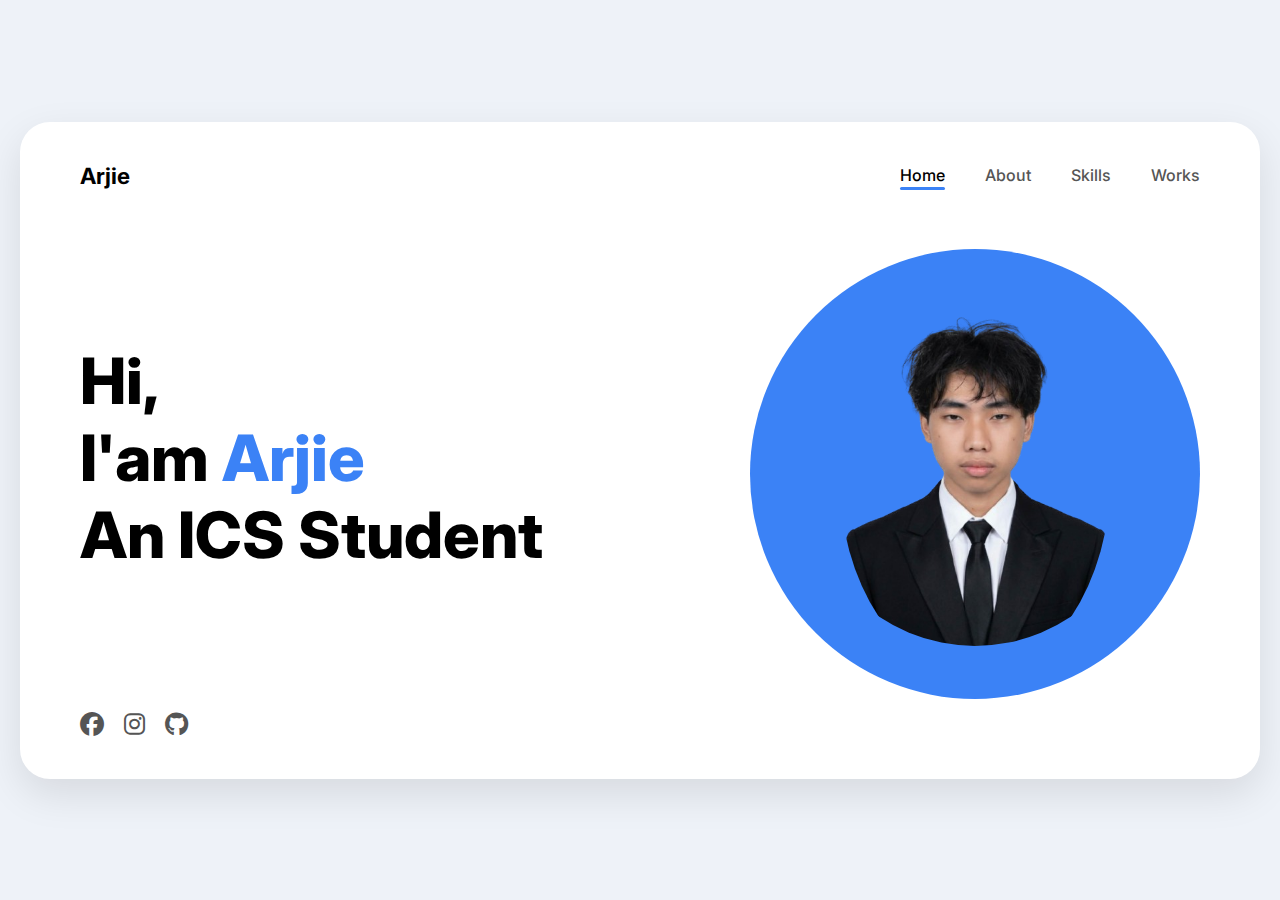
<file: index.html>
<!DOCTYPE html>
<html lang="en">
<head>
    <meta charset="UTF-8">
    <meta name="viewport" content="width=device-width, initial-scale=1.0">
    <title>Arjie  Portfolio</title>
    
    <link href="https://fonts.googleapis.com/css2?family=Inter:wght@400;500;600;700;800&display=swap" rel="stylesheet">
    
    <link rel="stylesheet" href="https://cdnjs.cloudflare.com/ajax/libs/font-awesome/6.4.2/css/all.min.css">
    
    <link rel="stylesheet" href="index.css">
</head>
<body>

    <div class="portfolio-card">
        <nav>
            <div class="logo">Arjie</div>
            <ul class="nav-links">
                <li><a href="index.html" class="active">Home</a></li>

                <li><a href="about.html">About</a></li>

                <li><a href="skills.html">Skills</a></li>

                <li><a href="works.html">Works</a></li>
            </ul>
        </nav>

        <section id="home" class="hero-section">
            <div class="hero-content">
                <h1>Hi,<br>I'am <span>Arjie</span><br>An ICS Student</h1>
                

                <div class="social-icons">
                    <a href="https://www.facebook.com/Arj.escaped/"><i class="fab fa-facebook"></i></a>
                    <a href="https://www.instagram.com/rjxcsxs/"><i class="fab fa-instagram"></i></a>
                    <a href="https://github.com/Mrgumball2004"><i class="fab fa-github"></i></a>
                </div>
            </div>

            <div class="hero-image-container">
                <div class="blob-shape"></div>
                <img src="Profile.png" alt="Arjie" class="profile-img">
            </div>
        </section>
    </div>

        </body>
</html>
</file>
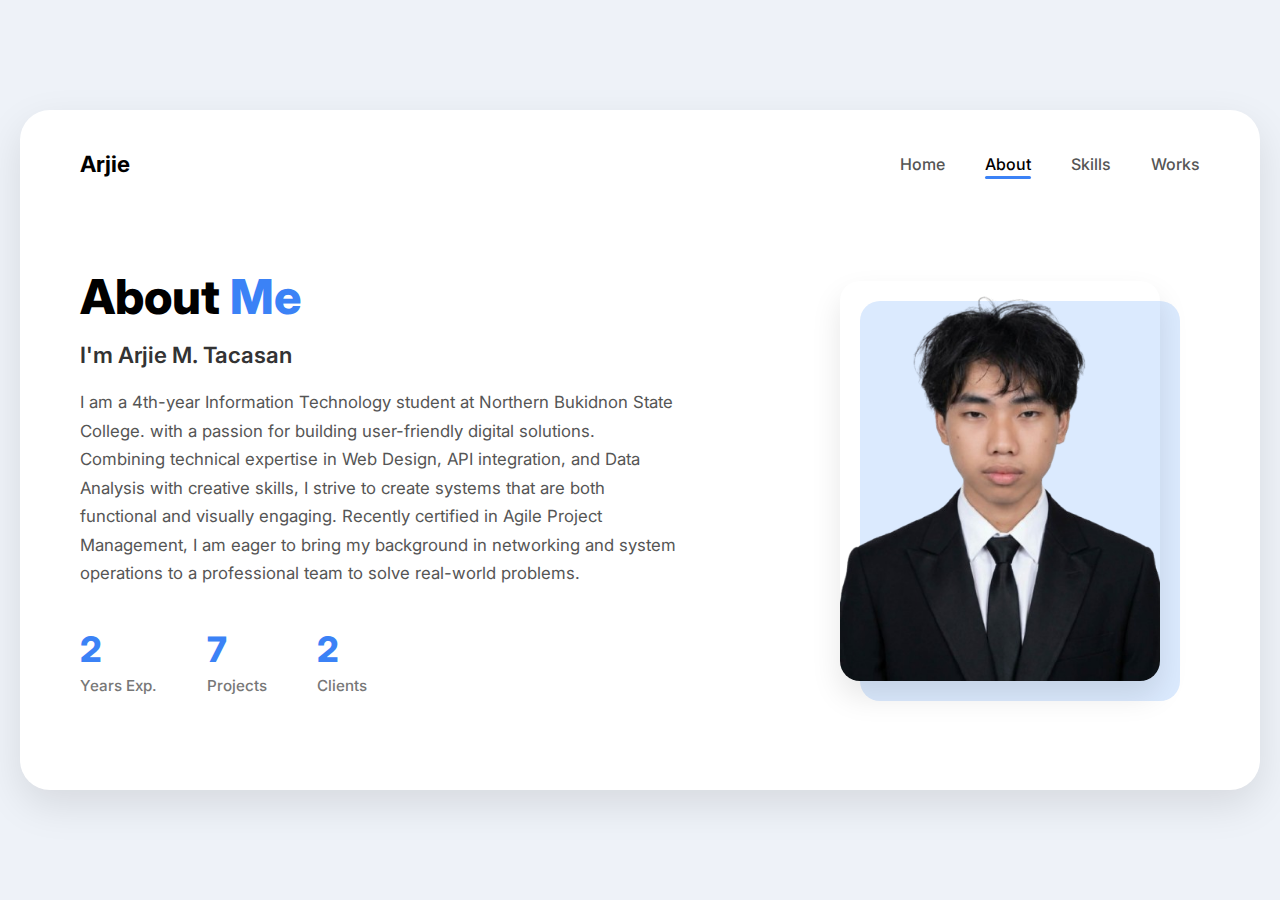
<file: about.html>
<!DOCTYPE html>
<html lang="en">
<head>
    <meta charset="UTF-8">
    <meta name="viewport" content="width=device-width, initial-scale=1.0">
    <title>About Me - Arjie</title>
    <link rel="stylesheet" href="global.css">
    <link rel="stylesheet" href="about.css">
    <link rel="stylesheet" href="https://cdnjs.cloudflare.com/ajax/libs/font-awesome/6.4.2/css/all.min.css">
    <script src="script.js" defer></script>
</head>
<body>
    <div class="portfolio-card">
        <nav>
            <div class="logo">Arjie</div>
            <ul class="nav-links">
                <li><a href="index.html">Home</a></li>
                <li><a href="about.html" class="active">About</a></li>
                <li><a href="skills.html">Skills</a></li>
                <li><a href="works.html">Works</a></li>
            </ul>
        </nav>

        <section class="about-section">
            <div class="about-text">
                <h2 class="page-title">About <span>Me</span></h2>
                <h3 class="subtitle">I'm Arjie M. Tacasan</h3>
                <p class="description">
                   I am a 4th-year Information Technology student at Northern Bukidnon State College. 
                    with a passion for building user-friendly digital solutions. Combining technical 
                    expertise in Web Design, API integration, and Data Analysis with creative skills, I strive to create systems that are both functional and visually engaging.
                    Recently certified in Agile Project Management, I am eager to bring my
                    background in networking and system operations to a professional team to solve real-world problems.
                </p>
                
                <div class="stats-container">
                    <div class="stat-box">
                        <h3>2</h3>
                        <span>Years Exp.</span>
                    </div>
                    <div class="stat-box">
                        <h3>7</h3>
                        <span>Projects</span>
                    </div>
                    <div class="stat-box">
                        <h3>2</h3>
                        <span>Clients</span>
                    </div>
                </div>
            </div>

            <div class="about-visual">
                <div class="image-wrapper">
                    <div class="blue-accent-bg"></div>
                    <img src="Profile.png" alt="Marlon" class="about-img">
                </div>
            </div>
        </section>
    </div>
</body>
</html>
</file>
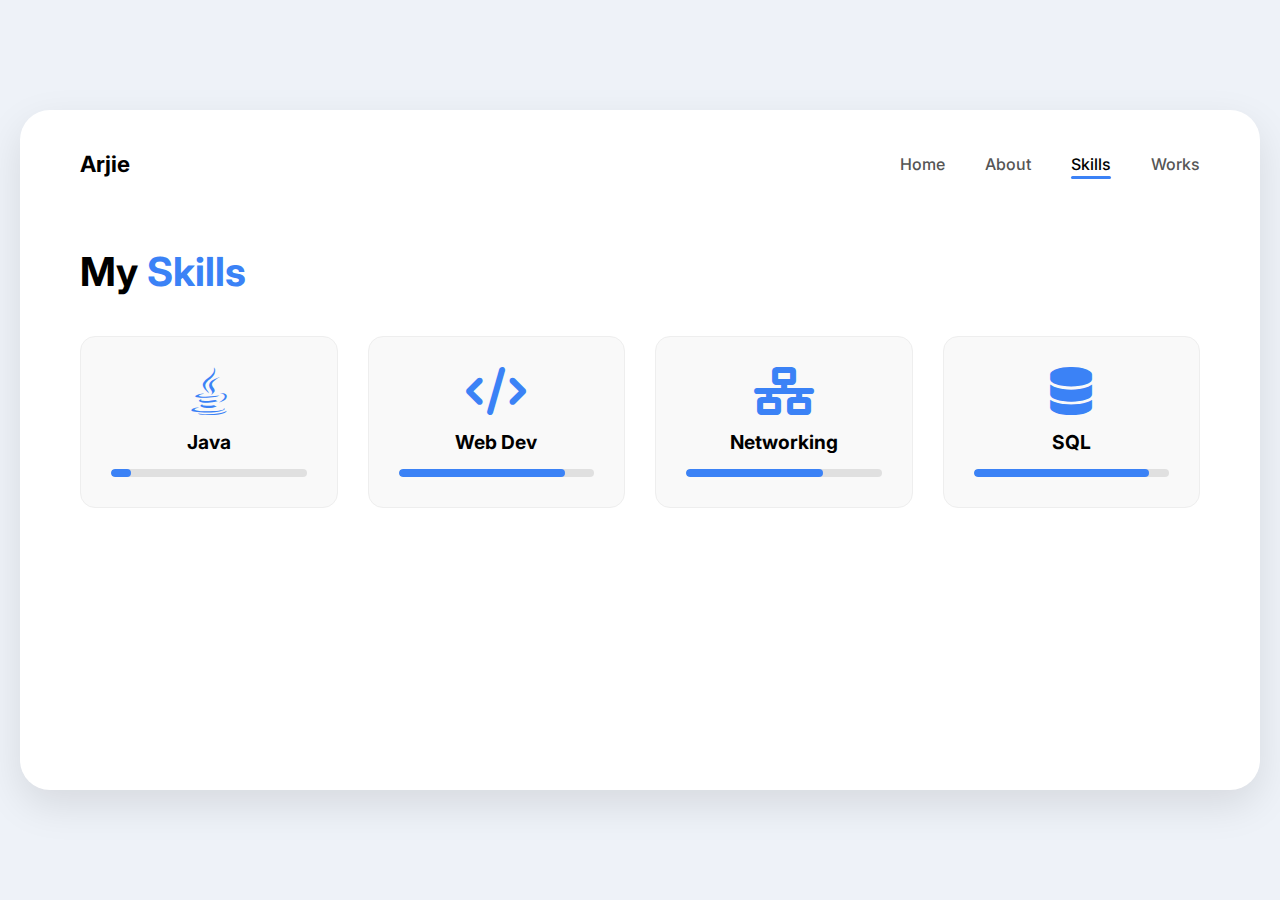
<file: skills.html>
<!DOCTYPE html>
<html lang="en">
<head>
    <meta charset="UTF-8">
    <title>Skills - Arjie</title>
    <link rel="stylesheet" href="global.css">
    <link rel="stylesheet" href="skills.css">
    <link rel="stylesheet" href="https://cdnjs.cloudflare.com/ajax/libs/font-awesome/6.4.2/css/all.min.css">
</head>
<body>
    <div class="portfolio-card">
        <nav>
            <div class="logo">Arjie</div>
            <ul class="nav-links">
                <li><a href="index.html">Home</a></li>
                <li><a href="about.html">About</a></li>
                <li><a href="skills.html" class="active">Skills</a></li>
                <li><a href="works.html">Works</a></li>
            </ul>
        </nav>

        <section class="skills-section">
            <h2 class="page-title">My <span>Skills</span></h2>
            
            <div class="skills-grid">
                <div class="skill-card">
                    <i class="fab fa-java"></i>
                    <h3>Java</h3>
                    <div class="progress-bar"><div class="fill" style="width: 10%"></div></div>
                </div>
                <div class="skill-card">
                    <i class="fas fa-code"></i>
                    <h3>Web Dev</h3>
                    <div class="progress-bar"><div class="fill" style="width: 85%"></div></div>
                </div>
                <div class="skill-card">
                    <i class="fas fa-network-wired"></i>
                    <h3>Networking</h3>
                    <div class="progress-bar"><div class="fill" style="width: 70%"></div></div>
                </div>
                <div class="skill-card">
                    <i class="fas fa-database"></i>
                    <h3>SQL</h3>
                    <div class="progress-bar"><div class="fill" style="width: 90%"></div></div>
                </div>
            </div>
        </section>
    </div>
</body>
</html>
</file>
<file: index.css>
body, h1, h2, p, a, ul, li {
    margin: 0;
    padding: 0;
    box-sizing: border-box;
    font-family: 'Inter', sans-serif;
    text-decoration: none;
}


body {
    background-color: #eef2f8;
    display: flex;
    justify-content: center;
    align-items: center;
    min-height: 100vh;
    padding: 20px;
}


.portfolio-card {
    background-color: #ffffff;
    width: 100%;
    max-width: 1200px;
    border-radius: 30px;
    box-shadow: 0 15px 40px rgba(0, 0, 0, 0.1);
    overflow: hidden;
    padding: 40px 60px;
    position: relative;
}


nav {
    display: flex;
    justify-content: space-between;
    align-items: center;
    margin-bottom: 60px;
}

.logo {
    font-size: 1.4rem;
    font-weight: 700;
    color: #000;
}

.nav-links {
    list-style: none;
    display: flex;
    gap: 40px;
}

.nav-links li a {
    font-size: 1rem;
    font-weight: 500;
    color: #555;
    transition: color 0.3s;
    position: relative;
}

.nav-links li a.active {
    color: #000;
}

.nav-links li a.active::after {
    content: '';
    position: absolute;
    bottom: -5px;
    left: 0;
    width: 100%;
    height: 3px;
    background-color: #3b82f6;
    border-radius: 2px;
}


.hero-section {
    display: flex;
    align-items: center;
    justify-content: space-between;
    padding-bottom: 40px;
}

.hero-content {
    max-width: 50%;
}

.hero-content h1 {
    font-size: 4rem;
    line-height: 1.2;
    color: #000;
    font-weight: 800;
    margin-bottom: 30px;
}

.hero-content h1 span {
    color: #3b82f6;
}

.btn-contact {
    display: inline-block;
    padding: 12px 30px;
    background-color: #3b82f6;
    color: #fff;
    font-weight: 600;
    border-radius: 8px;
    transition: background-color 0.3s;
    font-size: 1rem;
}

.btn-contact:hover {
    background-color: #2563eb;
}


.social-icons {
    position: absolute;  
    bottom: 40px;       
    left: 60px;          
    display: flex;
    gap: 20px;
    margin: 0;          
    z-index: 10;         
}

.social-icons a {
    color: #555;
    font-size: 1.5rem;
    transition: color 0.3s;
}

.social-icons a:hover {
    color: #3b82f6;
}


.hero-image-container {
    position: relative;
    width: 450px;  
    height: 450px; 
    display: flex;
    justify-content: center;
    align-items: center;
}

.blob-shape {
    position: absolute;
    width: 100%;
    height: 100%;
    background-color: #3b82f6;
    border-radius: 50%;     
    z-index: 1;
}

.profile-img {
    position: absolute;
    width: auto;
    height: 90%;
    object-fit: cover;
    z-index: 2;

    border-radius: 50%; 

    clip-path: circle(50% at 50% 50%);
}


@media (max-width: 900px) {
    .portfolio-card {
        padding: 30px;
    }
    
    .hero-section {
        flex-direction: column-reverse;
        text-align: center;
    }

    .hero-content {
        max-width: 100%;
        margin-top: 40px;
    }

    .hero-image-container {
        width: 100%;
        height: 350px;
    }
    
    .social-icons {
        justify-content: center;
    }

    nav {
        flex-direction: column;
        gap: 20px;
    }
}

@keyframes fadeInMove {
    from {
        opacity: 0;
        transform: translateY(20px); /* Starts slightly lower */
    }
    to {
        opacity: 1;
        transform: translateY(0);
    }
}

@keyframes fadeOutMove {
    from {
        opacity: 1;
        transform: translateY(0);
    }
    to {
        opacity: 0;
        transform: translateY(-20px); /* Moves up while fading out */
    }
}

/* 2. Apply Fade-In to the card automatically on load */
.portfolio-card {
    /* Existing styles remain... */
    animation: fadeInMove 0.6s cubic-bezier(0.25, 1, 0.5, 1) forwards;
}

/* 3. The class JavaScript will add when leaving the page */
.portfolio-card.fade-out {
    animation: fadeOutMove 0.5s ease-in forwards;
}
</file>
<file: global.css>
@import url('https://fonts.googleapis.com/css2?family=Inter:wght@400;500;600;700;800&display=swap');

body, h1, h2, h3, p, a, ul, li {
    margin: 0;
    padding: 0;
    box-sizing: border-box;
    font-family: 'Inter', sans-serif;
    text-decoration: none;
}

body {
    background-color: #eef2f8;
    display: flex;
    justify-content: center;
    align-items: center;
    min-height: 100vh;
    padding: 20px;
}


.portfolio-card {
    background-color: #ffffff;
    width: 100%;
    max-width: 1200px;
    min-height: 600px;
    border-radius: 30px;
    box-shadow: 0 15px 40px rgba(0, 0, 0, 0.1);
    padding: 40px 60px;
    position: relative;
    

    overflow: hidden; 
}


nav {
    display: flex;
    justify-content: space-between;
    align-items: center;
    margin-bottom: 50px;
}

.logo {
    font-size: 1.4rem;
    font-weight: 700;
    color: #000;
}

.nav-links {
    list-style: none;
    display: flex;
    gap: 40px;
}

.nav-links li a {
    font-size: 1rem;
    font-weight: 500;
    color: #555;
    transition: color 0.3s;
    position: relative;
}

.nav-links li a:hover, .nav-links li a.active {
    color: #000;
}

.nav-links li a.active::after {
    content: '';
    position: absolute;
    bottom: -5px;
    left: 0;
    width: 100%;
    height: 3px;
    background-color: #3b82f6;
    border-radius: 2px;
}


@keyframes fadeInMove {
    from {
        opacity: 0;
        transform: translateY(20px); 
    }
    to {
        opacity: 1;
        transform: translateY(0);
    }
}

@keyframes fadeOutMove {
    from {
        opacity: 1;
        transform: translateY(0);
    }
    to {
        opacity: 0;
        transform: translateY(-20px); 
    }
}


.portfolio-card {
    
    animation: fadeInMove 0.6s cubic-bezier(0.25, 1, 0.5, 1) forwards;
}


.portfolio-card.fade-out {
    animation: fadeOutMove 0.5s ease-in forwards;
}
</file>
<file: about.css>
.about-section {
    display: flex;
    align-items: center;    
    justify-content: space-between;
    gap: 60px;
    padding: 40px 0;
}


.about-text {
    flex: 1;
    max-width: 600px;
}

.page-title {
    font-size: 3rem;
    color: #000;
    margin-bottom: 15px;
    font-weight: 800;
}

.page-title span {
    color: #3b82f6;
}

.subtitle {
    font-size: 1.4rem;
    font-weight: 600;
    color: #333;
    margin-bottom: 20px;
}

.description {
    color: #555;
    line-height: 1.7;
    font-size: 1.05rem;
    margin-bottom: 40px;
}


.stats-container {
    display: flex;
    gap: 50px;
}

.stat-box h3 {
    font-size: 2.2rem;
    font-weight: 800;
    color: #3b82f6;
    margin-bottom: 5px;
}

.stat-box span {
    color: #777;
    font-weight: 500;
    font-size: 0.95rem;
}


.about-visual {
    flex: 0 0 400px; 
    display: flex;
    justify-content: center;
    position: relative;
}

.image-wrapper {
    position: relative;
    width: 320px;    
    height: 400px;    
    z-index: 1;
}


.blue-accent-bg {
    position: absolute;
    top: 20px;       
    right: -20px;    
    width: 100%;     
    height: 100%;     
    background-color: #dbeafe; 
    border-radius: 20px;
    z-index: -1;      
}


.about-img {
    width: 100%;
    height: 100%;
    object-fit: cover; 
    border-radius: 20px;
    box-shadow: 0 15px 30px rgba(0,0,0,0.1); 
}


@media (max-width: 968px) {
    .about-section {
        flex-direction: column;
        text-align: left;
        gap: 60px;
    }

    .about-visual {
        flex: auto;
        width: 100%;
    }

    /* In about.css */
.image-wrapper {
    position: relative;
    width: 320px;
    height: 400px;
    z-index: 1;
    /* NEW: Add margins to make room for the blue box that hangs out */
    margin-right: 20px; 
    margin-bottom: 20px; 
}
}
</file>
<file: skills.css>
.skills-section {
    padding: 20px 0;
}

.page-title {
    font-size: 2.5rem;
    margin-bottom: 40px;
}

.page-title span {
    color: #3b82f6;
}

.skills-grid {
    display: grid;
    grid-template-columns: repeat(auto-fit, minmax(200px, 1fr));
    gap: 30px;
}

.skill-card {
    background: #f9f9f9;
    padding: 30px;
    border-radius: 15px;
    text-align: center;
    transition: transform 0.3s;
    border: 1px solid #eee;
}

.skill-card:hover {
    transform: translateY(-5px);
    border-color: #3b82f6;
}

.skill-card i {
    font-size: 3rem;
    color: #3b82f6;
    margin-bottom: 15px;
}

.skill-card h3 {
    margin-bottom: 15px;
    font-size: 1.2rem;
}

.progress-bar {
    width: 100%;
    height: 8px;
    background-color: #e0e0e0;
    border-radius: 4px;
    overflow: hidden;
}

.fill {
    height: 100%;
    background-color: #3b82f6;
    border-radius: 4px;
}
</file>
